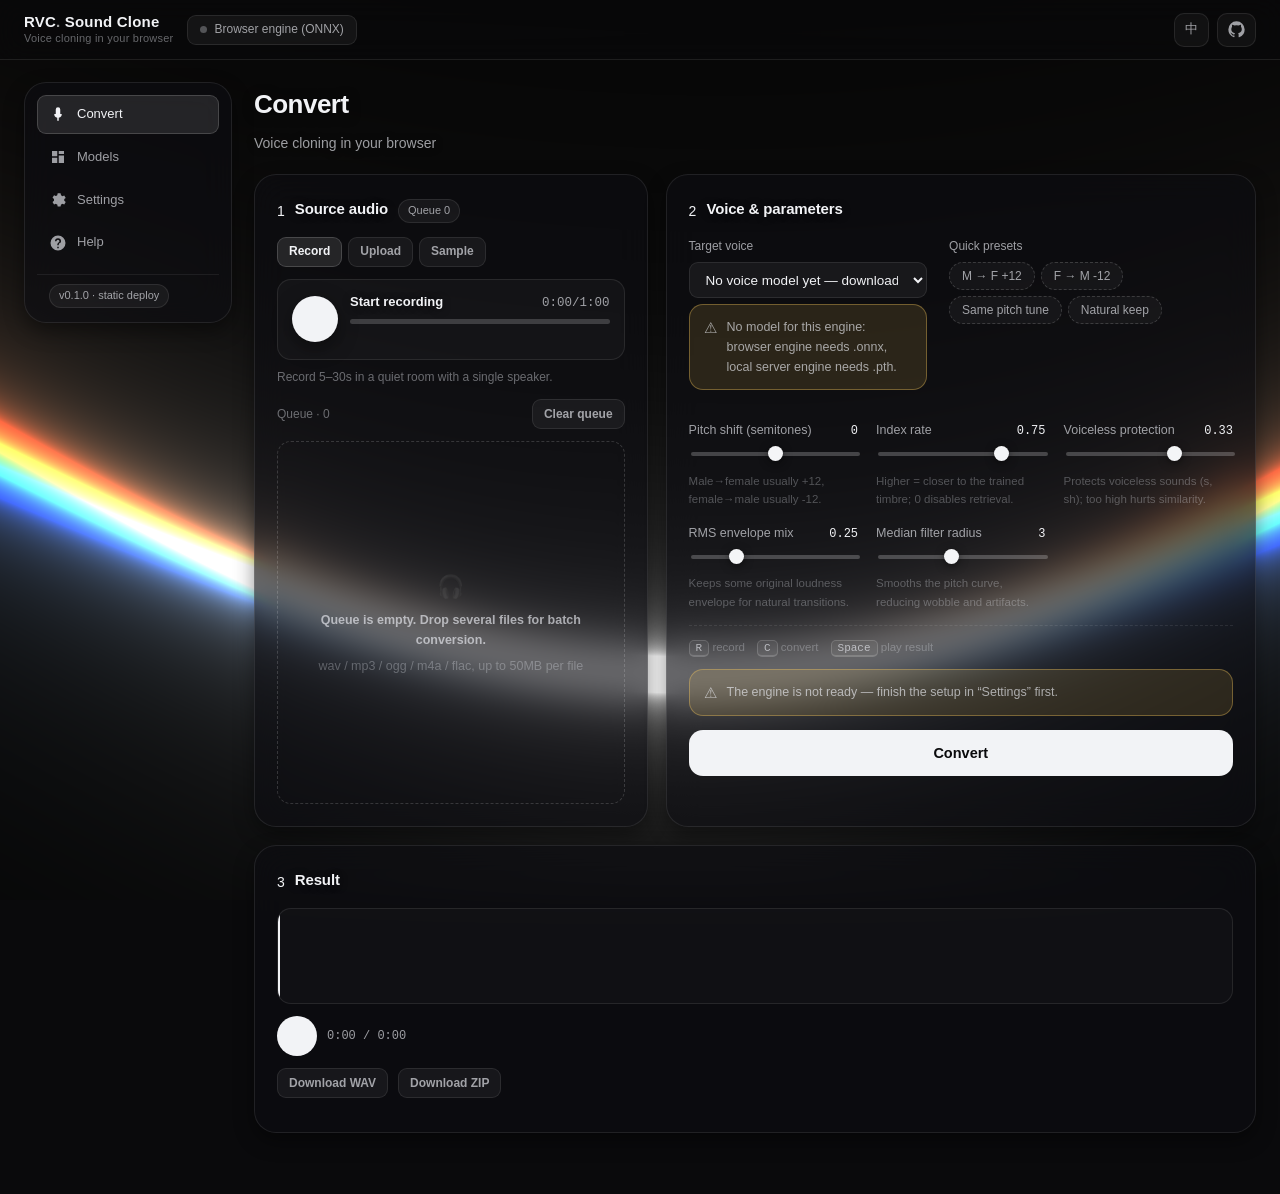
<file: index.html>
<!DOCTYPE html>
<html lang="zh-CN">
<head>
<meta charset="UTF-8" />
<meta name="viewport" content="width=device-width, initial-scale=1.0" />
<title>RVC Sound Clone</title>
<meta name="description" content="基于 RVC 的网页端声音克隆 / 变声工具：浏览器内录音或上传音频，ONNX 推理与变调，音频不上传。纯静态部署、零构建，也可连接本机 RVC 服务获得 GPU 级音质。" />
<meta name="keywords" content="RVC, 声音克隆, 语音转换, 变声器, AI 配音, WebAudio, ONNX" />
<meta name="author" content="ForJiang" />
<meta name="theme-color" content="#0a0a0c" />
<meta property="og:type" content="website" />
<meta property="og:title" content="RVC Sound Clone · 网页端声音克隆" />
<meta property="og:description" content="浏览器内录音或上传音频即可完成声音克隆：ONNX 推理、变调、导出，音频不上传。纯静态部署，无构建。" />
<meta property="og:image" content="assets/icon-512.png?v=5" />
<!-- 主图标用内联 data URI：favicon 缓存很顽固，内联可保证每次加载都拿到当前设计 -->
<link rel="icon" type="image/png" href="[data-uri]" sizes="32x32" />
<link rel="icon" href="assets/favicon.ico?v=5" sizes="any" />
<link rel="icon" type="image/png" href="assets/icon-32.png?v=5" sizes="32x32" />
<link rel="icon" type="image/png" href="assets/icon-16.png?v=5" sizes="16x16" />
<link rel="apple-touch-icon" href="assets/icon-180.png?v=5" />
<link rel="manifest" href="manifest.webmanifest?v=5" />
<link rel="stylesheet" href="assets/css/style.css" />
</head>
<body>

<canvas id="bgShader" aria-hidden="true"></canvas>

<!-- 启动遮罩：模块加载完成后移除 -->
<div class="boot" id="boot">
  <p class="boot-text" id="bootText">正在加载模型索引…</p>
  <div class="boot-bar"><span id="bootBar"></span></div>
</div>

<header class="topbar">
  <a class="brand" href="#/convert" data-i18n-title="brand.refresh">
    <span class="brand-text">
      <strong>RVC<span class="dot">.</span> Sound Clone</strong>
      <small data-i18n="brand.tag">网页端声音克隆</small>
    </span>
  </a>

  <div class="engine-chip" id="engineChip" title="">
    <span class="dot" id="engineDot"></span>
    <span id="engineName" data-i18n="engine.unknown">未连接</span>
  </div>

  <div class="topbar-actions">
    <button class="icon-btn" id="langBtn" type="button" title="Language">EN</button>
    <a class="icon-btn" href="https://github.com/ForJiang/rvc-sound-clone" target="_blank" rel="noreferrer" title="GitHub">
      <svg viewBox="0 0 24 24" width="18" height="18" aria-hidden="true"><path fill="currentColor" d="M12 .5A11.5 11.5 0 0 0 .5 12a11.5 11.5 0 0 0 7.86 10.92c.58.1.79-.25.79-.55v-1.94c-3.2.7-3.88-1.54-3.88-1.54-.52-1.34-1.28-1.7-1.28-1.7-1.05-.71.08-.7.08-.7 1.16.09 1.77 1.2 1.77 1.2 1.03 1.77 2.7 1.26 3.36.96.1-.75.4-1.27.73-1.56-2.55-.29-5.24-1.28-5.24-5.7 0-1.26.45-2.29 1.2-3.1-.13-.29-.52-1.46.1-3.05 0 0 .97-.31 3.18 1.18a11 11 0 0 1 5.8 0c2.2-1.49 3.17-1.18 3.17-1.18.63 1.59.24 2.76.12 3.05.75.81 1.2 1.84 1.2 3.1 0 4.43-2.7 5.4-5.26 5.68.42.36.79 1.07.79 2.16v3.2c0 .31.2.66.8.55A11.5 11.5 0 0 0 23.5 12A11.5 11.5 0 0 0 12 .5Z"/></svg>
    </a>
  </div>
</header>

<div class="shell">
  <nav class="sidebar" id="sidebar">
    <a href="#/convert" data-route="convert">
      <svg viewBox="0 0 24 24" width="18" height="18" aria-hidden="true"><path fill="currentColor" d="M12 15a3 3 0 0 0 3-3V6a3 3 0 0 0-6 0v6a3 3 0 0 0 3 3Zm5-3a5 5 0 0 1-4 4.9V21h-2v-4.1A5 5 0 0 1 7 12h2a3 3 0 0 0 6 0h2Z"/></svg>
      <span data-i18n="nav.convert">声音转换</span>
    </a>
    <a href="#/models" data-route="models">
      <svg viewBox="0 0 24 24" width="18" height="18" aria-hidden="true"><path fill="currentColor" d="M4 4h7v7H4V4Zm9 0h7v4h-7V4Zm0 6h7v10h-7V10ZM4 13h7v7H4v-7Z"/></svg>
      <span data-i18n="nav.models">模型库</span>
    </a>
    <a href="#/settings" data-route="settings">
      <svg viewBox="0 0 24 24" width="18" height="18" aria-hidden="true"><path fill="currentColor" d="M12 8a4 4 0 1 0 0 8 4 4 0 0 0 0-8Zm8.4 4c0-.4 0-.8-.1-1.2l2-1.5-2-3.4-2.3 1a7.8 7.8 0 0 0-2-1.2L15.4 3h-3.8l-.6 2.5c-.7.3-1.4.7-2 1.2l-2.3-1-2 3.4 2 1.5c0 .4-.1.8-.1 1.2s0 .8.1 1.2l-2 1.5 2 3.4 2.3-1c.6.5 1.3.9 2 1.2l.6 2.5h3.8l.6-2.5c.7-.3 1.4-.7 2-1.2l2.3 1 2-3.4-2-1.5c.1-.4.1-.8.1-1.2Z"/></svg>
      <span data-i18n="nav.settings">设置</span>
    </a>
    <a href="#/help" data-route="help">
      <svg viewBox="0 0 24 24" width="18" height="18" aria-hidden="true"><path fill="currentColor" d="M12 2a10 10 0 1 0 0 20 10 10 0 0 0 0-20Zm1 17h-2v-2h2v2Zm2.1-7.8-.9.9c-.7.7-1.2 1.3-1.2 2.9h-2v-.5c0-.9.4-1.7 1.1-2.4l1.2-1.3c.4-.3.6-.8.6-1.3a2 2 0 0 0-4 0H8a4 4 0 0 1 8 0c0 .9-.4 1.6-.9 2.7Z"/></svg>
      <span data-i18n="nav.help">使用帮助</span>
    </a>
    <div class="sidebar-foot">
      <span class="badge" data-i18n="nav.badge">v0.1.0 · 静态部署</span>
    </div>
  </nav>

  <main class="view" id="view" aria-live="polite">
    <div class="skeleton-card"></div>
    <div class="skeleton-card"></div>
  </main>
</div>

<div class="toasts" id="toasts"></div>
<div class="modal-root" id="modalRoot"></div>

<noscript>
  <div class="noscript">本工具需要在浏览器中启用 JavaScript。</div>
</noscript>

<script type="module" src="assets/js/app.js"></script>
</body>
</html>
</file>
<file: assets/css/style.css>
/* ============================================================
   RVC Sound Clone — 样式表
   视觉语言与 image-metadata-cleaner 保持一致：深色单一主题、液态金属背景、
   深色玻璃面板（rgba(13,14,18,.62) + 白色 9% 描边 + backdrop-blur 16px）、
   22px 圆角卡片、近白主 CTA、白字加文字阴影保证可读性。
   内嵌表面统一用白色低透明度叠加（而非黑色），与清除器站一致。
   ============================================================ */

:root {
  /* 底色与玻璃（与 image-metadata-cleaner 同值） */
  --bg: #0a0a0c;
  --glass: rgba(13, 14, 18, 0.62);
  --glass-strong: rgba(16, 17, 22, 0.82);
  --glass-soft: rgba(13, 14, 18, 0.45);
  --line: rgba(255, 255, 255, 0.09);
  --line-soft: rgba(255, 255, 255, 0.07);
  --line-strong: rgba(255, 255, 255, 0.16);
  --fill: rgba(255, 255, 255, 0.05);

  /* 文字 */
  --ink: #f2f3f6;
  --ink-dim: rgba(233, 236, 242, 0.66);
  --ink-faint: rgba(233, 236, 242, 0.42);
  --ink-ghost: rgba(233, 236, 242, 0.30);

  /* 功能色（与 image-metadata-cleaner 同值） */
  --ok: #3ddc97;
  --warn: #ffce5c;
  --err: #ff7a7a;
  --ok-soft: rgba(61, 220, 151, 0.12);
  --warn-soft: rgba(255, 206, 92, 0.12);
  --err-soft: rgba(255, 122, 122, 0.12);

  /* 圆角：radius-lg 22 / md 14 / sm 9 */
  --r-3xl: 22px;
  --r-2xl: 14px;
  --r-lg: 9px;

  /* 阴影：文字阴影压在液态金属高光上，卡片阴影制造悬浮感 */
  --t-shadow: 0 2px 12px rgba(0, 0, 0, 0.5);
  --t-shadow-sm: 0 1px 8px rgba(0, 0, 0, 0.45);
  /* 投影外扩 ≈ blur/2 + offset = 18px，小于卡片间距(18-20px)，相邻卡片阴影不粘连 */
  --card-shadow: 0 8px 20px rgba(0, 0, 0, 0.42);
  --card-shadow-hi: 0 10px 24px rgba(0, 0, 0, 0.5);
  --shadow-toast: 0 12px 32px rgba(0, 0, 0, 0.45);

  --font: -apple-system, BlinkMacSystemFont, "SF Pro Text", "PingFang SC", "Helvetica Neue", "Segoe UI", Roboto, sans-serif;
  --mono: "SF Mono", "JetBrains Mono", ui-monospace, Menlo, Consolas, monospace;
  --topbar-h: 60px;
}

* { box-sizing: border-box; }

/* 滚动条 */
* { scrollbar-width: thin; scrollbar-color: var(--line-strong) transparent; }
::-webkit-scrollbar { width: 10px; height: 10px; }
::-webkit-scrollbar-track { background: transparent; }
::-webkit-scrollbar-thumb {
  background: var(--line-strong);
  border-radius: 99px;
  border: 2px solid transparent;
  background-clip: content-box;
}
::-webkit-scrollbar-thumb:hover { background: var(--ink-faint); background-clip: content-box; }

html, body { margin: 0; padding: 0; min-height: 100%; }

body {
  background: var(--bg);
  color: var(--ink);
  font-family: var(--font);
  font-size: 14px;
  line-height: 1.6;
  -webkit-font-smoothing: antialiased;
}

/* RGB 正弦波背景：fixed 画布，内容全部压在玻璃面板上。
   高度用 lvh（大视口）而不是 100%：移动端地址栏收放会让视口高度变化，
   用 100% 时画布随之重算尺寸、波形被拉伸跳动，看着就像背景在滑；
   lvh 取两种状态中的较大值，可见区域始终稳定。不支持的浏览器回落到 100%。 */
#bgShader {
  position: fixed;
  top: 0;
  left: 0;
  width: 100%;
  height: 100%;
  height: 100lvh;
  z-index: -2;
  display: block;
  pointer-events: none;
}
/* WebGL 不可用时露出底层渐变：近黑底 + 极淡冷色，与波场观感一致 */
body::before {
  content: "";
  position: fixed;
  inset: 0;
  z-index: -3;
  background:
    radial-gradient(1100px 620px at 14% -8%, rgba(90, 120, 170, 0.12), transparent 62%),
    radial-gradient(900px 520px at 92% 4%, rgba(150, 130, 190, 0.09), transparent 60%),
    #0a0a0c;
}

/* 全站链接一律不带下划线（悬停也不加），与 image-metadata-cleaner 一致 */
a, a:hover, a:focus, a:active { color: var(--ink); text-decoration: none; }
a:hover { color: #ffffff; }
::selection { background: rgba(255, 255, 255, 0.28); }

/* ---------------- 启动遮罩 ---------------- */
.boot {
  position: fixed;
  inset: 0;
  z-index: 200;
  display: flex;
  flex-direction: column;
  align-items: center;
  justify-content: center;
  gap: 16px;
  background: rgba(10, 10, 12, 0.92);
  backdrop-filter: blur(6px);
  transition: opacity 0.35s ease, visibility 0.35s ease;
}
.boot.hidden { opacity: 0; visibility: hidden; }
.boot-text { color: var(--ink-dim); margin: 0; font-size: 13px; text-shadow: var(--t-shadow-sm); }
.boot-bar {
  width: 190px; height: 3px; border-radius: 99px;
  background: var(--fill); overflow: hidden;
}
.boot-bar span {
  display: block; width: 40%; height: 100%; border-radius: 99px;
  background: rgba(255, 255, 255, 0.85);
  animation: slide 1.15s ease-in-out infinite;
}
@keyframes slide { 0% { transform: translateX(-110%); } 100% { transform: translateX(260%); } }

/* ---------------- 顶栏（对齐个人站：fixed + bg-black/50 + blur-md） ---------------- */
.topbar {
  position: fixed;
  top: 0; left: 0; right: 0;
  z-index: 70;
  height: var(--topbar-h);
  display: flex;
  align-items: center;
  gap: 14px;
  padding: 0 24px;
  background: rgba(10, 10, 12, 0.55);
  backdrop-filter: blur(14px);
  border-bottom: 1px solid var(--line);
}
.brand { display: flex; align-items: center; gap: 10px; color: var(--ink); }
.brand-text { display: flex; flex-direction: column; line-height: 1.25; min-width: 0; }
.brand-text strong { font-size: 15px; font-weight: 650; letter-spacing: 0.2px; }
.brand-text strong .dot { color: rgba(255, 255, 255, 0.6); }
.brand-text small { font-size: 11px; color: var(--ink-faint); letter-spacing: 0.02em; }

.engine-chip {
  display: inline-flex;
  align-items: center;
  gap: 7px;
  height: 30px;
  padding: 0 12px;
  border-radius: var(--r-lg);
  background: var(--fill);
  border: 1px solid var(--line);
  font-size: 12px;
  color: var(--ink-dim);
  max-width: 42vw;
  cursor: pointer;
  transition: background 0.16s ease;
}
.engine-chip:hover { background: rgba(255, 255, 255, 0.16); }
.engine-chip .dot {
  width: 7px; height: 7px; border-radius: 50%;
  background: var(--ink-ghost); flex: none;
}
.engine-chip.ok .dot { background: var(--ok); box-shadow: 0 0 8px var(--ok); }
.engine-chip.warn .dot { background: var(--warn); box-shadow: 0 0 8px var(--warn); }
.engine-chip.err .dot { background: var(--err); box-shadow: 0 0 8px var(--err); }
.engine-chip span:last-child { overflow: hidden; text-overflow: ellipsis; white-space: nowrap; }

.topbar-actions { margin-left: auto; display: flex; align-items: center; gap: 8px; }
/* 图标/文字按钮：与清除器站同型（34px、10px 圆角、4% 白底、9% 描边） */
.icon-btn {
  display: inline-grid;
  place-items: center;
  gap: 6px;
  min-width: 34px;
  height: 34px;
  padding: 0 10px;
  border-radius: 10px;
  border: 1px solid var(--line);
  background: rgba(255, 255, 255, 0.04);
  color: var(--ink-dim);
  cursor: pointer;
  font: inherit;
  font-size: 13px;
  text-decoration: none;
  transition: background 0.15s ease, color 0.15s ease;
}
.icon-btn:hover { background: rgba(255, 255, 255, 0.1); color: var(--ink); text-decoration: none; }
.icon-btn svg { width: 17px; height: 17px; }

/* ---------------- 布局 ---------------- */
.shell {
  display: grid;
  grid-template-columns: 208px minmax(0, 1fr);
  gap: 22px;
  max-width: 1440px;
  margin: 0 auto;
  padding: calc(var(--topbar-h) + 22px) 24px 64px;
  align-items: start;
}

.sidebar {
  position: sticky;
  top: calc(var(--topbar-h) + 22px);
  display: flex;
  flex-direction: column;
  gap: 4px;
  padding: 12px;
  border-radius: var(--r-3xl);
  background: var(--glass);
  border: 1px solid var(--line);
  backdrop-filter: blur(16px);
  box-shadow: var(--card-shadow);
}
.sidebar a {
  display: flex;
  align-items: center;
  gap: 10px;
  padding: 9px 12px;
  border-radius: var(--r-lg);
  color: var(--ink-dim);
  font-size: 13px;
  font-weight: 500;
  transition: background 0.16s ease, color 0.16s ease;
}
.sidebar a:hover { background: rgba(255, 255, 255, 0.10); color: var(--ink); text-decoration: none; }
.sidebar a.active {
  background: rgba(255, 255, 255, 0.1);
  color: var(--ink);
  box-shadow: inset 0 0 0 1px var(--line-strong);
}
.sidebar-foot { margin-top: 8px; padding: 8px 12px 2px; border-top: 1px solid var(--line-soft); }

.view { min-width: 0; display: flex; flex-direction: column; gap: 20px; }

/* 内容块入场：opacity + y:30 上浮。延迟不写死 nth-child——四个视图的挂载结构
   不一样（help 整页裹在 .doc 里、convert 多套一层 .grid、models 套两层），
   按 .view > * 猜层级只能命中外壳，卡片本身一动不动的。改由 app.js 的
   staggerEnter() 按 DOM 顺序把延迟写进 --enter-delay，并打上 .enter。
   只标路由初始渲染出来的块，交互中动态加进来的卡片不会突然淡入。 */
.view .enter { animation: rise 0.5s cubic-bezier(0.2, 0.8, 0.3, 1) both; animation-delay: var(--enter-delay, 0s); }
@keyframes rise { from { opacity: 0; transform: translateY(30px); } to { opacity: 1; transform: none; } }

/* ---------------- 卡片：rounded-3xl 玻璃 ---------------- */
/* 卡片投影刻意收敛：外扩 ≈ blur/2 + offset = 14px，小于 18px 的卡片间距，
   相邻卡片的阴影不会互相粘连（液态金属背景上尤其明显） */
.card {
  position: relative;
  background: var(--glass);
  border: 1px solid var(--line);
  border-radius: var(--r-3xl);
  padding: 22px;
  backdrop-filter: blur(16px);
  box-shadow: var(--card-shadow);
  transition: border-color 0.2s ease, box-shadow 0.2s ease;
}
.card:hover { border-color: var(--line-strong); box-shadow: var(--card-shadow-hi); }

.card-title {
  display: flex;
  align-items: center;
  gap: 10px;
  margin: 0 0 4px;
  font-size: 15px;
  font-weight: 650;
  letter-spacing: -0.01em;
  text-shadow: var(--t-shadow-sm);
}
.card-title .num {
  display: inline-flex;
  align-items: center;
  justify-content: center;
  width: 24px; height: 24px;
  border-radius: var(--r-lg);
  background: rgba(255, 255, 255, 0.08);
  border: 1px solid var(--line-strong);
  color: var(--ink);
  font-size: 12px; font-weight: 700;
  font-variant-numeric: tabular-nums;
  flex: none;
}
.card-sub { margin: 0 0 14px; color: var(--ink-dim); font-size: 12.5px; }

h1.page-title {
  font-size: 26px;
  font-weight: 700;
  letter-spacing: -0.02em;
  margin: 2px 0 6px;
  text-shadow: var(--t-shadow);
}
p.lead { margin: 0; color: var(--ink-dim); text-shadow: var(--t-shadow-sm); }

.grid { display: grid; gap: 18px; }
.grid.cols-2 { grid-template-columns: repeat(2, minmax(0, 1fr)); }
.grid.convert { grid-template-columns: minmax(0, 1fr) minmax(0, 1.5fr); align-items: stretch; }
/* 第一张卡与右侧参数卡等高：内部改为纵向 flex，队列区吃掉剩余高度，
   否则卡片下方会空出一块，页面右下角显得稀 */
.grid.convert > .card-fill { display: flex; flex-direction: column; }
.grid.convert > .card-fill > .file-list { flex: 1 1 auto; min-height: 168px; }
.grid.convert > .card-fill > .file-list > .empty-state { flex: 1; align-content: center; }
/* 转换结果卡横跨整行：给波形留出宽度 */
.grid.convert > .card-wide { grid-column: 1 / -1; }

/* 参数卡内部横向排布：目标音色 | 快速预设 并排 */
.param-inline { display: flex; flex-wrap: wrap; gap: 12px 22px; align-items: flex-start; }
/* 基准宽度之和要小于一行可用宽度，否则两个块会被挤到两行 */
.param-inline > .field-block { flex: 1 1 200px; min-width: 0; }
.param-inline > .field-block:last-child { flex: 1.4 1 230px; }

/* 五个参数滑块横向并排，宽屏一行放下，窄屏自动换行 */
.sliders-row {
  display: grid;
  grid-template-columns: repeat(auto-fit, minmax(168px, 1fr));
  gap: 12px 18px;
}
.sliders-row .slider-row { min-width: 0; }

.row { display: flex; align-items: center; gap: 10px; flex-wrap: wrap; }
.row.tight { gap: 6px; }
.muted { color: var(--ink-dim); }
.faint { color: var(--ink-faint); font-size: 12px; }
.mono { font-family: var(--mono); font-size: 12px; }
.hidden { display: none !important; }

/* ---------------- 按钮 ---------------- */
.btn {
  display: inline-flex;
  align-items: center;
  justify-content: center;
  gap: 7px;
  height: 36px;
  padding: 0 15px;
  border-radius: var(--r-lg);
  border: 1px solid var(--line);
  background: rgba(255, 255, 255, 0.05);
  color: var(--ink-dim);
  font: inherit;
  font-size: 13.5px;
  font-weight: 550;
  cursor: pointer;
  transition: background 0.15s ease, color 0.15s ease, transform 0.12s ease, opacity 0.15s ease;
  white-space: nowrap;
}
.btn:hover:not(:disabled) { background: rgba(255, 255, 255, 0.1); color: var(--ink); }
.btn:active:not(:disabled) { transform: scale(0.98); }
.btn:disabled { opacity: 0.45; cursor: not-allowed; }
/* 主 CTA：近白底深色字，与 image-metadata-cleaner 的 .btn-primary 一致 */
.btn.primary {
  border-color: transparent;
  background: #f2f3f6;
  color: #0a0a0c;
  font-weight: 600;
}
.btn.primary:hover:not(:disabled) { background: #ffffff; }
.btn.danger { border-color: rgba(255, 122, 122, 0.4); color: var(--err); }
.btn.danger:hover:not(:disabled) { background: var(--err-soft); }
.btn.ghost { border-color: var(--line); color: var(--ink-dim); }
.btn.ghost:hover:not(:disabled) { color: var(--ink); }
.btn.sm { height: 30px; padding: 0 11px; font-size: 12px; }
.btn.lg { height: 46px; padding: 0 24px; font-size: 14.5px; border-radius: var(--r-2xl); }
.btn.block { width: 100%; }
.btn[aria-pressed="true"] {
  background: rgba(255, 255, 255, 0.1);
  border-color: var(--line-strong);
  color: var(--ink);
}

select,
input[type="text"],
input[type="number"],
input[type="url"],
input[type="search"] {
  height: 36px;
  padding: 0 12px;
  border-radius: var(--r-lg);
  border: 1px solid var(--line);
  background: rgba(255, 255, 255, 0.05);
  color: var(--ink);
  font: inherit;
  font-size: 13.5px;
  width: 100%;
  transition: border-color 0.16s ease, box-shadow 0.16s ease;
}
select:focus, input:focus, textarea:focus {
  outline: none;
  border-color: rgba(255, 255, 255, 0.55);
  box-shadow: 0 0 0 3px rgba(255, 255, 255, 0.12);
}
select { cursor: pointer; }
option { background: #14151a; color: var(--ink); }

label.field { display: block; }
label.field > .label,
.field-label {
  display: block;
  font-size: 12px;
  color: var(--ink-dim);
  margin-bottom: 6px;
  font-weight: 500;
}

input[type="range"] {
  -webkit-appearance: none;
  appearance: none;
  width: 100%;
  height: 22px;
  background: transparent;
  cursor: pointer;
}
input[type="range"]::-webkit-slider-runnable-track {
  height: 4px; border-radius: 99px; background: rgba(255, 255, 255, 0.22);
}
input[type="range"]::-webkit-slider-thumb {
  -webkit-appearance: none;
  width: 15px; height: 15px; margin-top: -6px;
  border-radius: 50%;
  background: #f4f5f7;
  border: none;
  box-shadow: 0 2px 8px rgba(0, 0, 0, 0.5);
}
input[type="range"]::-moz-range-track { height: 4px; border-radius: 99px; background: rgba(255, 255, 255, 0.22); }
input[type="range"]::-moz-range-thumb { width: 13px; height: 13px; border-radius: 50%; background: #f4f5f7; border: none; }

/* 滑块行 */
.slider-row { display: grid; gap: 2px; }
.slider-head { display: flex; align-items: baseline; gap: 8px; }
.slider-head .name { font-size: 12.5px; color: var(--ink-dim); font-weight: 500; }
.slider-head .val { margin-left: auto; font-family: var(--mono); font-size: 12px; color: var(--ink); }
.slider-hint { font-size: 11.5px; color: var(--ink-ghost); margin-bottom: 2px; }

/* ---------------- 上传 / 拖拽 ---------------- */
.dropzone {
  border: 1.5px dashed var(--line-strong);
  border-radius: var(--r-2xl);
  padding: clamp(26px, 6vw, 46px) 20px;
  text-align: center;
  color: var(--ink-dim);
  background: rgba(255, 255, 255, 0.025);
  transition: border-color 0.18s ease, background 0.18s ease;
  cursor: pointer;
}
.dropzone:hover, .dropzone.drag {
  border-color: rgba(255, 255, 255, 0.3);
  background: rgba(255, 255, 255, 0.05);
  color: var(--ink);
}
/* 图标盒：与清除器站 .dz-icon 同型（52px 圆角方块） */
.dropzone .dz-icon {
  width: 52px; height: 52px;
  border-radius: 16px;
  display: grid; place-items: center;
  background: rgba(255, 255, 255, 0.06);
  border: 1px solid var(--line);
  color: #e8ebf1;
  font-size: 24px; line-height: 1;
  margin: 0 auto 10px;
}
.dropzone strong { color: var(--ink); font-weight: 600; }
.dropzone small { display: block; margin-top: 4px; font-size: 11.5px; color: var(--ink-ghost); }

/* ---------------- 录音器 ---------------- */
.recorder {
  display: flex;
  align-items: center;
  gap: 12px;
  padding: 12px 14px;
  border-radius: var(--r-2xl);
  border: 1px solid var(--line);
  background: rgba(255, 255, 255, 0.03);
}
/* 录音按钮：白底圆形图标按钮，文字放在旁边的 .rec-label，避免溢出圆形 */
.rec-btn {
  width: 46px; height: 46px;
  min-width: 46px;
  flex: none;
  padding: 0;
  border: none;
  border-radius: 50%;
  background: #f2f3f6;
  color: #0a0a0c;
  display: inline-flex;
  align-items: center;
  justify-content: center;
  cursor: pointer;
  box-shadow: 0 6px 20px rgba(0, 0, 0, 0.45);
  transition: transform 0.16s ease, background 0.16s ease, box-shadow 0.16s ease;
}
.rec-btn:hover { transform: scale(1.06); background: #ffffff; }
.rec-btn:active { transform: scale(0.97); }
.rec-btn.recording {
  background: #f2f3f6;
  color: #0a0a0c;
  box-shadow: 0 0 0 4px rgba(255, 255, 255, 0.18), 0 6px 20px rgba(0, 0, 0, 0.45);
  animation: pulse-rec 1.4s ease-in-out infinite;
}
@keyframes pulse-rec {
  0%, 100% { box-shadow: 0 0 0 0 rgba(255, 255, 255, 0.35), 0 6px 20px rgba(0, 0, 0, 0.45); }
  50% { box-shadow: 0 0 0 9px rgba(255, 255, 255, 0), 0 6px 20px rgba(0, 0, 0, 0.45); }
}
/* 按钮右侧：状态文字在上、计时在下，再下面是电平条 */
.rec-head {
  display: flex; align-items: baseline; gap: 8px;
  margin-bottom: 6px;
}
.rec-label {
  font-size: 13px; font-weight: 600; color: var(--ink);
  text-shadow: var(--t-shadow-sm);
}
.meter { flex: 1; min-width: 0; }
.meter-track { height: 5px; border-radius: 99px; background: rgba(255, 255, 255, 0.18); overflow: hidden; }
.meter canvas { display: block; width: 100%; height: 18px; margin-top: 5px; }
.meter-fill {
  height: 100%; width: 0%; border-radius: 99px;
  background: #f2f3f6;
  transition: width 0.07s linear;
}
.rec-time { font-family: var(--mono); font-size: 12.5px; color: var(--ink-dim); margin-left: auto; }
/* 逼近最长时长：最后 10 秒转告红色，提示马上会自动停 */
.rec-time.warn { color: var(--warn); }

/* ---------------- 波形 / 播放器 ---------------- */
.wave {
  position: relative;
  width: 100%;
  height: 96px;
  border-radius: var(--r-2xl);
  background: rgba(255, 255, 255, 0.025);
  border: 1px solid var(--line);
  overflow: hidden;
}
.wave canvas { display: block; width: 100%; height: 100%; }
.wave .playhead { position: absolute; top: 0; bottom: 0; width: 2px; background: #f2f3f6; left: 0; pointer-events: none; }
.wave-empty {
  display: flex; align-items: center; justify-content: center;
  height: 100%; color: var(--ink-ghost); font-size: 12.5px;
}

.player { display: flex; align-items: center; gap: 10px; margin-top: 12px; }
.play-btn {
  width: 40px; height: 40px; border-radius: 50%;
  border: none; cursor: pointer; flex: none;
  background: #f2f3f6; color: #0a0a0c;
  display: inline-flex; align-items: center; justify-content: center;
  transition: transform 0.16s ease, background 0.16s ease;
}
.play-btn:hover { transform: scale(1.06); background: #ffffff; }
.player .time { font-family: var(--mono); font-size: 12px; color: var(--ink-dim); }

/* ---------------- 文件列表 ---------------- */
.file-list { display: flex; flex-direction: column; gap: 7px; margin-top: 12px; }
.file-item {
  display: flex; align-items: center; gap: 10px;
  padding: 9px 11px; border-radius: var(--r-2xl);
  background: rgba(255, 255, 255, 0.028);
  border: 1px solid var(--line);
  transition: border-color 0.16s ease, background 0.16s ease;
}
.file-item:hover { border-color: var(--line-strong); }
.file-item.selected { border-color: rgba(255, 255, 255, 0.5); background: rgba(255, 255, 255, 0.10); }
.file-item .fi-body {
  flex: 1; min-width: 0; cursor: pointer; text-align: left;
  background: none; border: none; color: inherit; font: inherit; padding: 0;
}
.file-item .fi-play {
  width: 26px; height: 26px; border-radius: 50%;
  border: 1px solid var(--line); background: rgba(255, 255, 255, 0.05);
  color: var(--ink-dim); display: inline-flex; align-items: center; justify-content: center;
  cursor: pointer; flex: none; font-size: 11px; transition: 0.16s ease;
}
.file-item .fi-play:hover { color: var(--ink); background: rgba(255, 255, 255, 0.12); }
.file-item .fi-name { flex: 1; min-width: 0; overflow: hidden; text-overflow: ellipsis; white-space: nowrap; font-size: 12.5px; }
.file-item .fi-meta { font-family: var(--mono); font-size: 11px; color: var(--ink-ghost); }
.file-item .fi-dur { font-family: var(--mono); font-size: 11.5px; color: var(--ink-dim); }

/* ---------------- 表格 ---------------- */
.table-wrap { overflow-x: auto; border-radius: var(--r-2xl); border: 1px solid var(--line); }
/* 标签行与表格之间留出距离，避免视觉上粘连成一块 */
.row.tight + .table-wrap { margin-top: 12px; }
table.data { width: 100%; border-collapse: collapse; font-size: 12.5px; }
table.data th {
  text-align: left; padding: 10px 14px; white-space: nowrap;
  background: rgba(255, 255, 255, 0.05); color: var(--ink-dim); font-weight: 600;
  border-bottom: 1px solid var(--line);
}
table.data td { padding: 10px 14px; border-bottom: 1px solid var(--line-soft); vertical-align: middle; }
table.data tr:last-child td { border-bottom: none; }
table.data tbody tr:hover { background: rgba(255, 255, 255, 0.06); }
table.data td.mono, table.data th.mono { font-variant-numeric: tabular-nums; }

/* ---------------- 徽章 / 提示 ---------------- */
.badge {
  display: inline-flex; align-items: center; gap: 5px;
  padding: 2px 9px; border-radius: 999px;
  background: var(--fill); border: 1px solid var(--line);
  color: var(--ink-dim); font-size: 11px; white-space: nowrap; font-weight: 500;
}
.badge.ok { background: var(--ok-soft); color: #8ff0c6; border-color: rgba(61, 220, 151, 0.35); }
.badge.warn { background: var(--warn-soft); color: #ffd98a; border-color: rgba(255, 206, 92, 0.35); }
.badge.err { background: var(--err-soft); color: #ffb3b3; border-color: rgba(255, 122, 122, 0.4); }
.badge.brand { background: rgba(255, 255, 255, 0.1); color: var(--ink); border-color: var(--line-strong); }

.notice {
  display: flex; gap: 10px;
  padding: 12px 14px; border-radius: var(--r-2xl);
  background: rgba(255, 255, 255, 0.028); border: 1px solid var(--line);
  font-size: 12.5px; color: var(--ink-dim);
}
.notice .ico { flex: none; font-size: 15px; line-height: 1.4; }
.notice.info { border-color: var(--line-strong); background: rgba(255, 255, 255, 0.06); }
.notice.warn { border-color: rgba(255, 206, 92, 0.35); background: var(--warn-soft); }
.notice.err { border-color: rgba(255, 122, 122, 0.4); background: var(--err-soft); }
.notice strong { color: var(--ink); }

/* ---------- 卡片内纵向节奏 ---------- */
/* 1) 标题行（.row）与紧随的内容之间：12px。
      不设这条时，卡片标题和下面第一块内容是 0 间距，肉眼看着贴边 */
.card > .row + * { margin-top: 12px; }

/* 2) 卡片内 加粗标题 与说明文字 */
.card > strong + .faint,
.card > strong + p { margin-top: 6px; }

/* 2b) 参数卡：目标音色行 与 滑块行 之间 */
.card > .param-inline + .sliders-row { margin-top: 16px; }

/* 3) 提示/表格/拖拽区 紧跟按钮时，避免「警告条 + 大按钮」贴在一起 */
.card > .notice + .btn,
.card > .notice + .row,
.card > .table-wrap + .btn,
.card > .dropzone + .btn,
.card > .kbd-hints + .btn,
.card > .empty-state + .btn { margin-top: 14px; }

.progress { height: 5px; border-radius: 99px; background: rgba(255, 255, 255, 0.16); overflow: hidden; }
.progress > span { display: block; height: 100%; width: 0%; border-radius: 99px; background: #f2f3f6; transition: width 0.2s ease; }
.progress.indeterminate > span { width: 30%; animation: indet 1.1s ease-in-out infinite; }
@keyframes indet { 0% { margin-left: -32%; } 100% { margin-left: 100%; } }

.spinner {
  width: 15px; height: 15px; border-radius: 50%;
  border: 2px solid rgba(255, 255, 255, 0.25);
  border-top-color: currentColor;
  animation: spin 0.75s linear infinite;
  display: inline-block; vertical-align: -2px;
}
@keyframes spin { to { transform: rotate(360deg); } }

/* ---------------- Toast ---------------- */
.toasts {
  position: fixed; right: 20px; bottom: 20px; z-index: 120;
  display: flex; flex-direction: column; gap: 8px; max-width: min(360px, 86vw);
}
.toast {
  display: flex; gap: 9px; align-items: flex-start;
  padding: 9px 16px; border-radius: 12px;
  background: var(--glass-strong);
  border: 1px solid var(--line-strong);
  backdrop-filter: blur(16px);
  -webkit-backdrop-filter: blur(16px);
  box-shadow: var(--shadow-toast);
  font-size: 13px;
  animation: toast-in 0.22s ease;
}
.toast.out { animation: toast-out 0.25s ease forwards; }
.toast .t-ico { flex: none; font-weight: 700; }
.toast.ok .t-ico { color: var(--ok); }
.toast.err .t-ico { color: var(--err); }
.toast.warn .t-ico { color: var(--warn); }
.toast .t-body { flex: 1; min-width: 0; }
.toast .t-title { font-weight: 650; color: var(--ink); }
.toast .t-msg { color: var(--ink-dim); word-break: break-word; }
@keyframes toast-in { from { opacity: 0; transform: translateY(10px) scale(0.97); } }
@keyframes toast-out { to { opacity: 0; transform: translateX(20px); } }

/* ---------------- 模态框 ---------------- */
.modal-root:empty { display: none; }
.modal-backdrop {
  position: fixed; inset: 0; z-index: 130;
  background: rgba(8, 9, 13, 0.7);
  backdrop-filter: blur(6px);
  display: flex; align-items: center; justify-content: center; padding: 20px;
  animation: fade 0.18s ease;
}
@keyframes fade { from { opacity: 0; } }
.modal {
  width: min(560px, 100%); max-height: 86vh; overflow: auto;
  background: rgba(16, 17, 22, 0.92);
  border: 1px solid var(--line-strong);
  border-radius: var(--r-3xl);
  box-shadow: var(--shadow-toast);
  backdrop-filter: blur(18px);
  animation: modal-in 0.22s cubic-bezier(0.2, 0.9, 0.3, 1.2);
}
@keyframes modal-in { from { opacity: 0; transform: translateY(14px) scale(0.97); } }
.modal-head {
  display: flex; align-items: center; gap: 10px;
  padding: 16px 20px; border-bottom: 1px solid var(--line);
  position: sticky; top: 0; background: rgba(16, 17, 22, 0.92);
}
.modal-head h3 { margin: 0; font-size: 15px; font-weight: 650; }
.modal-body { padding: 20px; }
.modal-foot { padding: 14px 20px; border-top: 1px solid var(--line); display: flex; gap: 8px; justify-content: flex-end; }

/* ---------------- 骨架屏 ---------------- */
.skeleton-card {
  height: 150px; border-radius: var(--r-3xl);
  background: linear-gradient(90deg, rgba(255,255,255,0.05) 25%, rgba(255,255,255,0.12) 37%, rgba(255,255,255,0.05) 63%);
  background-size: 400% 100%;
  animation: skel 1.3s ease infinite;
  border: 1px solid var(--line);
}
@keyframes skel { 0% { background-position: 100% 0; } 100% { background-position: 0 0; } }

/* ---------------- 预设 chips ---------------- */
.presets { display: flex; flex-wrap: wrap; gap: 6px; margin: 0 0 16px; }
.preset {
  display: inline-flex; align-items: center; gap: 5px;
  height: 28px; padding: 0 12px;
  border-radius: 999px;
  border: 1px dashed var(--line-strong);
  background: rgba(255, 255, 255, 0.04);
  color: var(--ink-dim);
  font: inherit; font-size: 12px; font-weight: 500;
  cursor: pointer; transition: 0.16s ease;
}
.preset:hover { border-style: solid; border-color: rgba(255,255,255,0.3); background: rgba(255,255,255,0.08); color: var(--ink); }
.preset.active {
  border-style: solid; border-color: transparent;
  background: #f2f3f6; color: #0a0a0c; font-weight: 600;
}

/* ---------------- 空状态 ---------------- */
.empty-state {
  display: grid; justify-items: center; gap: 6px;
  padding: 28px 16px;
  border-radius: var(--r-2xl);
  border: 1px dashed var(--line-strong);
  color: var(--ink-ghost);
  text-align: center; font-size: 12.5px;
}
.empty-state .es-icon { font-size: 22px; opacity: 0.75; }
.empty-state strong { color: var(--ink-dim); font-weight: 600; }

/* ---------------- 快捷键提示 ---------------- */
.kbd-hints {
  display: flex; flex-wrap: wrap; gap: 12px;
  margin: 12px 0; padding-top: 12px;
  border-top: 1px dashed var(--line);
  font-size: 11.5px; color: var(--ink-ghost);
}
.kbd-hints kbd {
  font-family: var(--mono); font-size: 11px;
  border: 1px solid var(--line-strong); border-bottom-width: 2px;
  border-radius: 5px; padding: 1px 6px; background: rgba(255,255,255,0.05); color: var(--ink-dim);
}

/* ---------------- 模型明细 ---------------- */
.file-detail { display: flex; flex-wrap: wrap; gap: 6px; margin-top: 6px; }
.file-detail .chip {
  font-family: var(--mono); font-size: 11px;
  padding: 2px 9px; border-radius: 8px;
  background: rgba(255,255,255,0.05); border: 1px solid var(--line);
  color: var(--ink-dim);
}
.file-detail .chip.ok { color: #8ff0c6; border-color: rgba(61,220,151,0.35); }

/* ---------------- 帮助页步骤条 ---------------- */
.steps-strip { display: grid; grid-template-columns: repeat(4, minmax(0, 1fr)); gap: 16px; margin: 6px 0 8px; }
.step-card {
  padding: 14px;
  border-radius: var(--r-2xl);
  border: 1px solid var(--line);
  background: var(--glass-soft);
  backdrop-filter: blur(14px);
  transition: transform 0.2s ease, box-shadow 0.2s ease, border-color 0.2s ease;
}
.step-card:hover { transform: translateY(-2px); border-color: var(--line-strong); box-shadow: var(--card-shadow); }
.step-card .sc-num { font-family: var(--mono); font-size: 11px; color: var(--ink-faint); letter-spacing: 0.08em; }
.step-card .sc-title { font-weight: 650; font-size: 13px; margin: 3px 0 4px; }
.step-card .sc-desc { font-size: 12px; color: var(--ink-dim); }

/* ---------------- 文档 ---------------- */
.doc h2 { font-size: 16px; margin: 24px 0 8px; font-weight: 650; text-shadow: var(--t-shadow-sm); }
.doc h3 { font-size: 13.5px; margin: 16px 0 6px; color: var(--ink); }
.doc p, .doc li { color: var(--ink-dim); font-size: 13px; }
.doc ul { margin: 6px 0; padding-left: 20px; }
.doc code {
  font-family: var(--mono); font-size: 12px;
  background: rgba(255,255,255,0.05); padding: 2px 6px; border-radius: 5px; color: var(--ink);
  border: 1px solid var(--line);
}
.doc pre {
  background: rgba(255,255,255,0.04); border: 1px solid var(--line);
  border-radius: var(--r-2xl); padding: 14px 16px; overflow: auto;
  font-size: 12px; line-height: 1.55;
}
.doc pre code { background: none; padding: 0; border: none; }
.doc kbd {
  font-family: var(--mono); font-size: 11.5px;
  border: 1px solid var(--line-strong); border-bottom-width: 2px;
  border-radius: 5px; padding: 1px 6px; background: rgba(255,255,255,0.05); color: var(--ink);
}
.anchor-list { display: flex; flex-wrap: wrap; gap: 6px; margin: 12px 0 4px; }
.anchor-list a {
  padding: 4px 11px; border-radius: 999px; font-size: 12px;
  background: rgba(255,255,255,0.04); border: 1px solid var(--line); color: var(--ink-dim);
  transition: 0.16s ease;
}
.anchor-list a:hover { color: var(--ink); border-color: var(--line-strong); text-decoration: none; background: rgba(255,255,255,0.08); }

/* ---------------- 404 ---------------- */
.page-404 { display: grid; place-items: center; min-height: 100vh; text-align: center; }
.wrap-404 { display: grid; gap: 10px; justify-items: center; }
.wrap-404 h1 { font-size: 56px; margin: 0; letter-spacing: 2px; font-weight: 700; }
.wrap-404 p { color: var(--ink-dim); margin: 0 0 8px; }

.noscript {
  position: fixed; inset: auto 0 0 0; padding: 12px; text-align: center;
  background: var(--err); color: #fff; font-size: 13px; z-index: 200;
}

/* ---------------- 响应式 ---------------- */
@media (max-width: 1080px) {
  .grid.convert { grid-template-columns: minmax(0, 1fr); }
  .steps-strip { grid-template-columns: repeat(2, minmax(0, 1fr)); }
}
@media (max-width: 860px) {
  .shell { grid-template-columns: minmax(0, 1fr); padding: calc(var(--topbar-h) + 14px) 14px 48px; }
  .sidebar { position: static; flex-direction: row; overflow-x: auto; gap: 6px; padding: 8px; border-radius: var(--r-2xl); }
  .sidebar a { flex: none; }
  .sidebar-foot { display: none; }
  .brand-text small { display: none; }
  .grid.cols-2 { grid-template-columns: minmax(0, 1fr); }
  .engine-chip { display: none; }
  .topbar { padding: 0 14px; }
  /* 移动端把面板模糊从 16px 降到 6px：全屏 shader + 高模糊在手机 GPU 上很贵，
     滚动时会卡；面板本身 62% 的深色底已保证文字可读 */
  .card, .step-card, .sidebar {
    backdrop-filter: blur(6px);
    -webkit-backdrop-filter: blur(6px);
  }
}

@media (prefers-reduced-motion: reduce) {
  *, *::before, *::after { animation-duration: 0.01ms !important; transition-duration: 0.01ms !important; }
  .view .enter { animation: none; }
}
</file>
